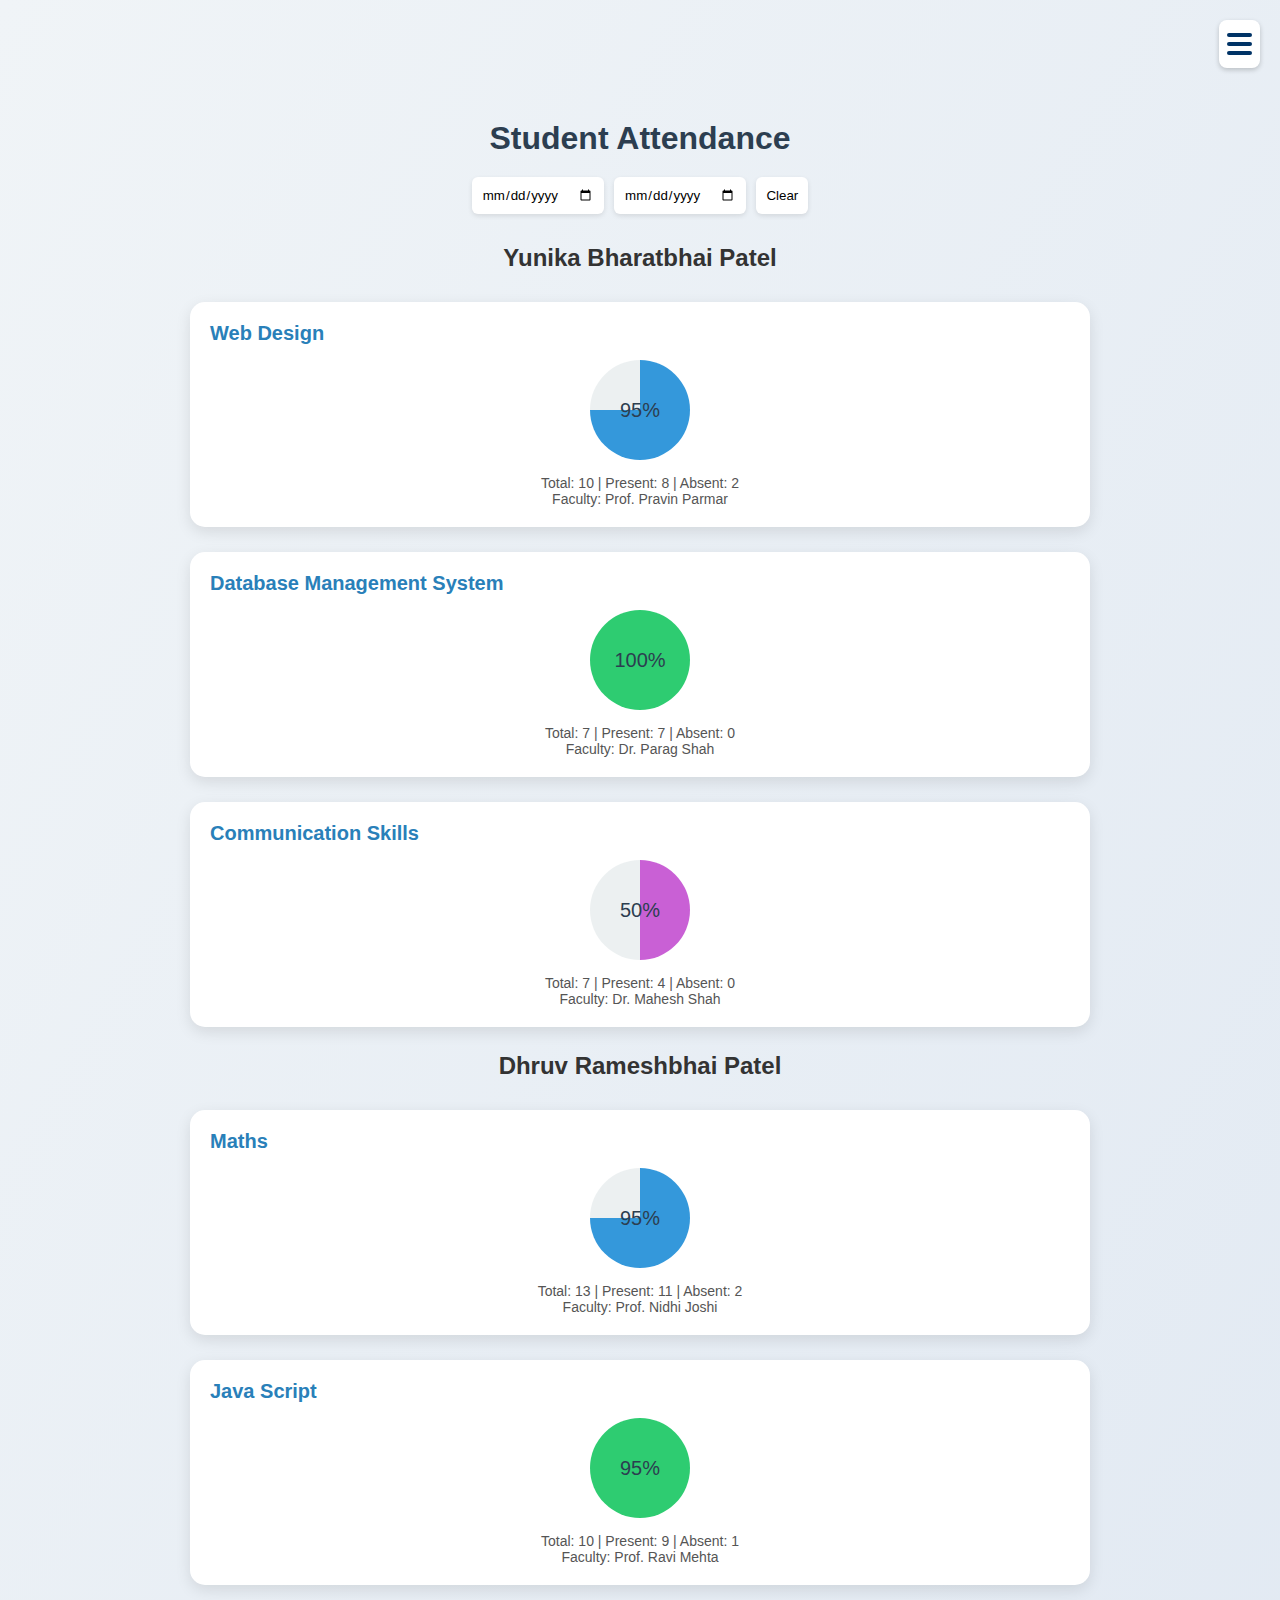
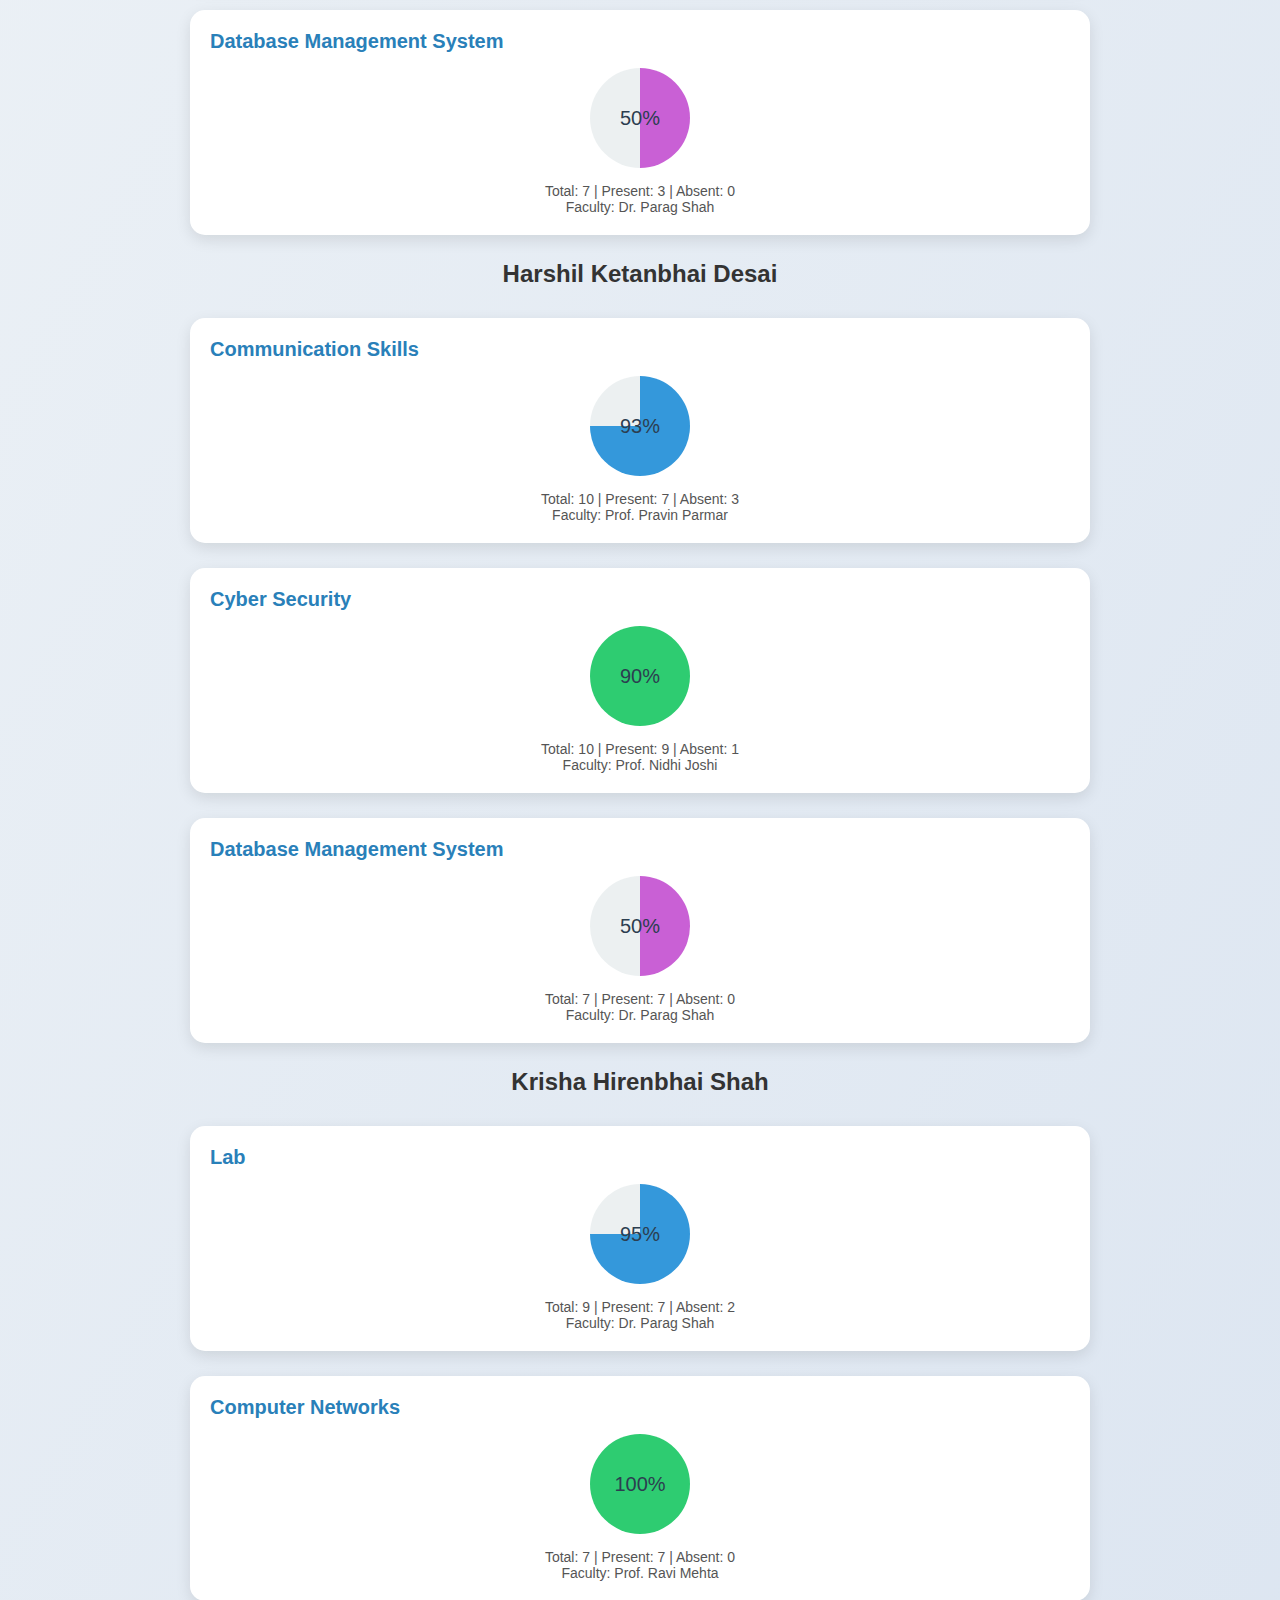
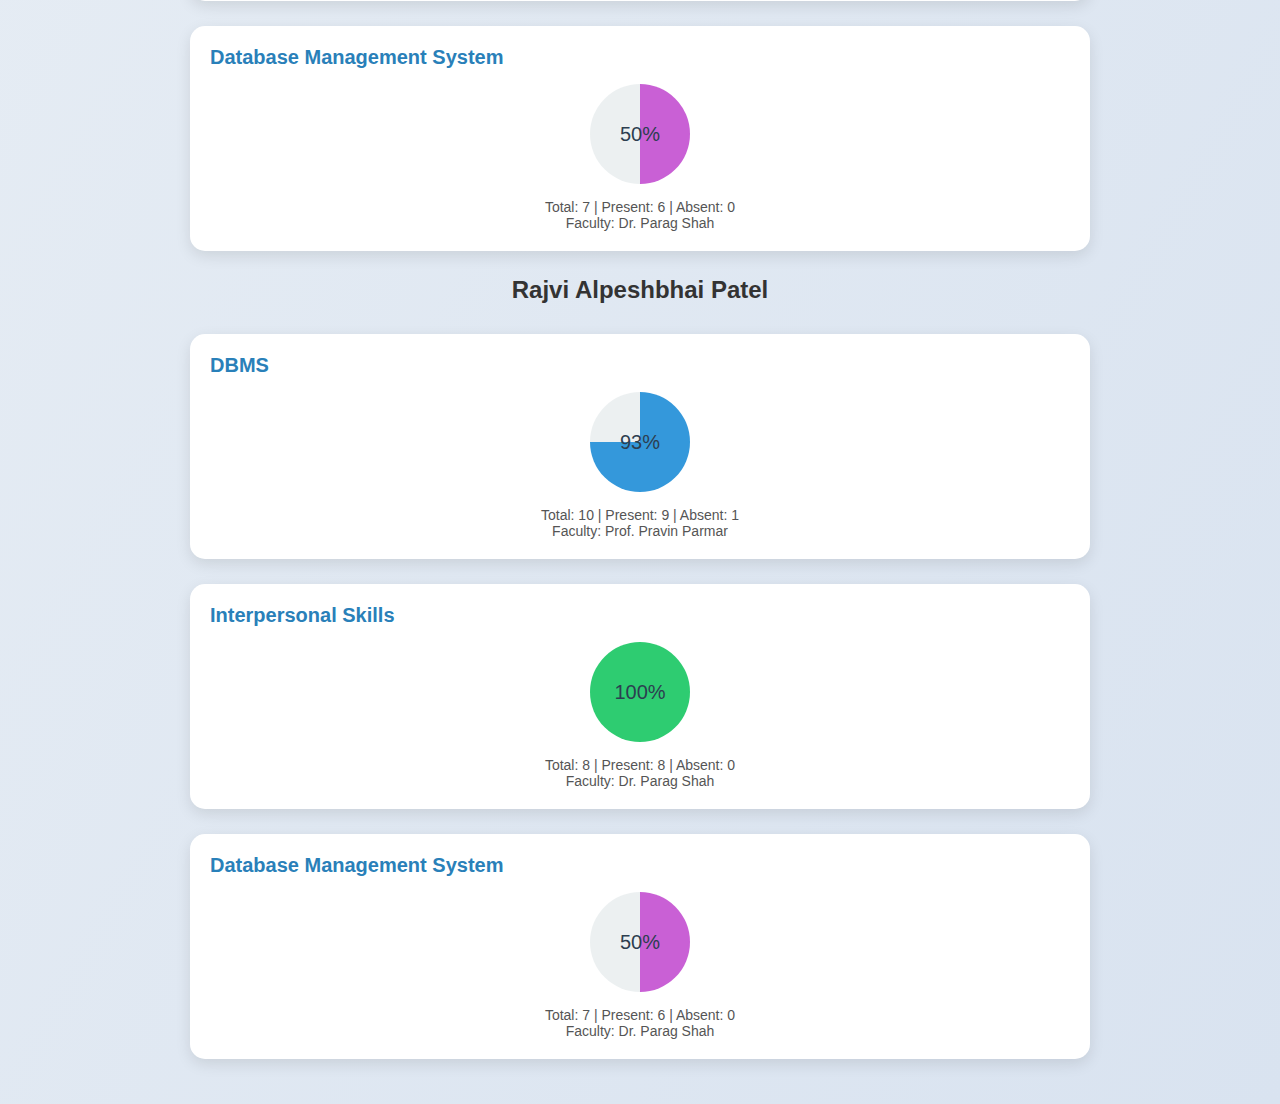
<file: project1/attendance.html>
<!DOCTYPE html>
<html lang="en">
<head>
  <meta charset="UTF-8" />
  <meta name="viewport" content="width=device-width, initial-scale=1.0"/>
  <title>Attendance Page</title>
  <link rel="stylesheet" href="attendance.css">
</head>
<body>

  <!-- Dropdown Menu -->
  <div class="dropdown-wrapper">
    <div class="icon-wrapper" tabindex="0">
      <div class="icon"></div>
      <div class="icon"></div>
      <div class="icon"></div>

      <div class="dropdown">
        <ul>
          <li><a href="index.html">About Us</a></li>
          <li><a href="notice board.html">Notice</a></li>
          <li><a href="Pay Fees.html">Pay Fees</a></li>
          <li><a href="students.html">Students</a></li>
          <li><a href="schedule.html">Schedule</a></li>
          <li><a href="library.html">Library</a></li>

        </ul>
      </div>
    </div>
  </div>
  

  <!-- Main Section -->
  <section class="attendance-section">
    <div class="header">
      <h1>Student Attendance</h1>
      <div class="date-filter">
        <input type="date">
        <input type="date">
        <button>Clear</button>
      </div>
    </div>

    <!-- Student 1 -->
    <div class="student-info">
      <h2>Yunika Bharatbhai Patel</h2>
    </div>
    <div class="attendance-card">
      <h3>Web Design</h3>
      <div class="progress-circle"><span>95%</span></div>
      <div class="attendance-details">
        <p>Total: 10 | Present: 8 | Absent: 2</p>
        <p>Faculty: Prof. Pravin Parmar</p>
      </div>
    </div>
    <div class="attendance-card">
      <h3>Database Management System</h3>
      <div class="progress-circle green"><span>100%</span></div>
      <div class="attendance-details">
        <p>Total: 7 | Present: 7 | Absent: 0</p>
        <p>Faculty: Dr. Parag Shah</p>
      </div>
    </div>
    <div class="attendance-card">
      <h3>Communication Skills</h3>
      <div class="progress-circle pink "><span>50%</span></div>
      <div class="attendance-details">
        <p>Total: 7 | Present: 4 | Absent: 0</p>
        <p>Faculty: Dr. Mahesh Shah</p>
      </div>
    </div>

    <!-- Student 2 -->
    <div class="student-info">
      <h2>Dhruv Rameshbhai Patel</h2>
    </div>
    <div class="attendance-card">
      <h3>Maths</h3>
      <div class="progress-circle"><span>95%</span></div>
      <div class="attendance-details">
        <p>Total: 13 | Present: 11 | Absent: 2</p>
        <p>Faculty: Prof. Nidhi Joshi</p>
      </div>
    </div>
    <div class="attendance-card">
      <h3>Java Script</h3>
      <div class="progress-circle green"><span>95%</span></div>
      <div class="attendance-details">
        <p>Total: 10 | Present: 9 | Absent: 1</p>
        <p>Faculty: Prof. Ravi Mehta</p>
      </div>
    </div>
    <div class="attendance-card">
      <h3>Database Management System</h3>
      <div class="progress-circle pink"><span>50%</span></div>
      <div class="attendance-details">
        <p>Total: 7 | Present: 3 | Absent: 0</p>
        <p>Faculty: Dr. Parag Shah</p>
      </div>
    </div>

    <!-- Student 3 -->
    <div class="student-info">
      <h2>Harshil Ketanbhai Desai</h2>
    </div>
    <div class="attendance-card">
      <h3>Communication Skills</h3>
      <div class="progress-circle"><span>93%</span></div>
      <div class="attendance-details">
        <p>Total: 10 | Present: 7 | Absent: 3</p>
        <p>Faculty: Prof. Pravin Parmar</p>
      </div>
    </div>
    <div class="attendance-card">
      <h3>Cyber Security</h3>
      <div class="progress-circle green"><span>90%</span></div>
      <div class="attendance-details">
        <p>Total: 10 | Present: 9 | Absent: 1</p>
        <p>Faculty: Prof. Nidhi Joshi</p>
      </div>
    </div>
    <div class="attendance-card">
      <h3>Database Management System</h3>
      <div class="progress-circle pink"><span>50%</span></div>
      <div class="attendance-details">
        <p>Total: 7 | Present: 7 | Absent: 0</p>
        <p>Faculty: Dr. Parag Shah</p>
      </div>
    </div>

    <!-- Student 4 -->
    <div class="student-info">
      <h2>Krisha Hirenbhai Shah</h2>
    </div>
    <div class="attendance-card">
      <h3>Lab</h3>
      <div class="progress-circle"><span>95%</span></div>
      <div class="attendance-details">
        <p>Total: 9 | Present: 7 | Absent: 2</p>
        <p>Faculty: Dr. Parag Shah</p>
      </div>
    </div>
    <div class="attendance-card">
      <h3>Computer Networks</h3>
      <div class="progress-circle green"><span>100%</span></div>
      <div class="attendance-details">
        <p>Total: 7 | Present: 7 | Absent: 0</p>
        <p>Faculty: Prof. Ravi Mehta</p>
      </div>
    </div>
    <div class="attendance-card">
      <h3>Database Management System</h3>
      <div class="progress-circle pink"><span>50%</span></div>
      <div class="attendance-details">
        <p>Total: 7 | Present: 6 | Absent: 0</p>
        <p>Faculty: Dr. Parag Shah</p>
      </div>
    </div>

    <!-- Student 5 -->
    <div class="student-info">
      <h2>Rajvi Alpeshbhai Patel</h2>
    </div>
    <div class="attendance-card">
      <h3>DBMS</h3>
      <div class="progress-circle"><span>93%</span></div>
      <div class="attendance-details">
        <p>Total: 10 | Present: 9 | Absent: 1</p>
        <p>Faculty: Prof. Pravin Parmar</p>
      </div>
    </div>
    <div class="attendance-card">
      <h3>Interpersonal Skills</h3>
      <div class="progress-circle green"><span>100%</span></div>
      <div class="attendance-details">
        <p>Total: 8 | Present: 8 | Absent: 0</p>
        <p>Faculty: Dr. Parag Shah</p>
      </div>
    </div>
    <div class="attendance-card">
      <h3>Database Management System</h3>
      <div class="progress-circle pink"><span>50%</span></div>
      <div class="attendance-details">
        <p>Total: 7 | Present: 6 | Absent: 0</p>
        <p>Faculty: Dr. Parag Shah</p>
      </div>
    </div>

  </section>
</body>
</html>
</file>
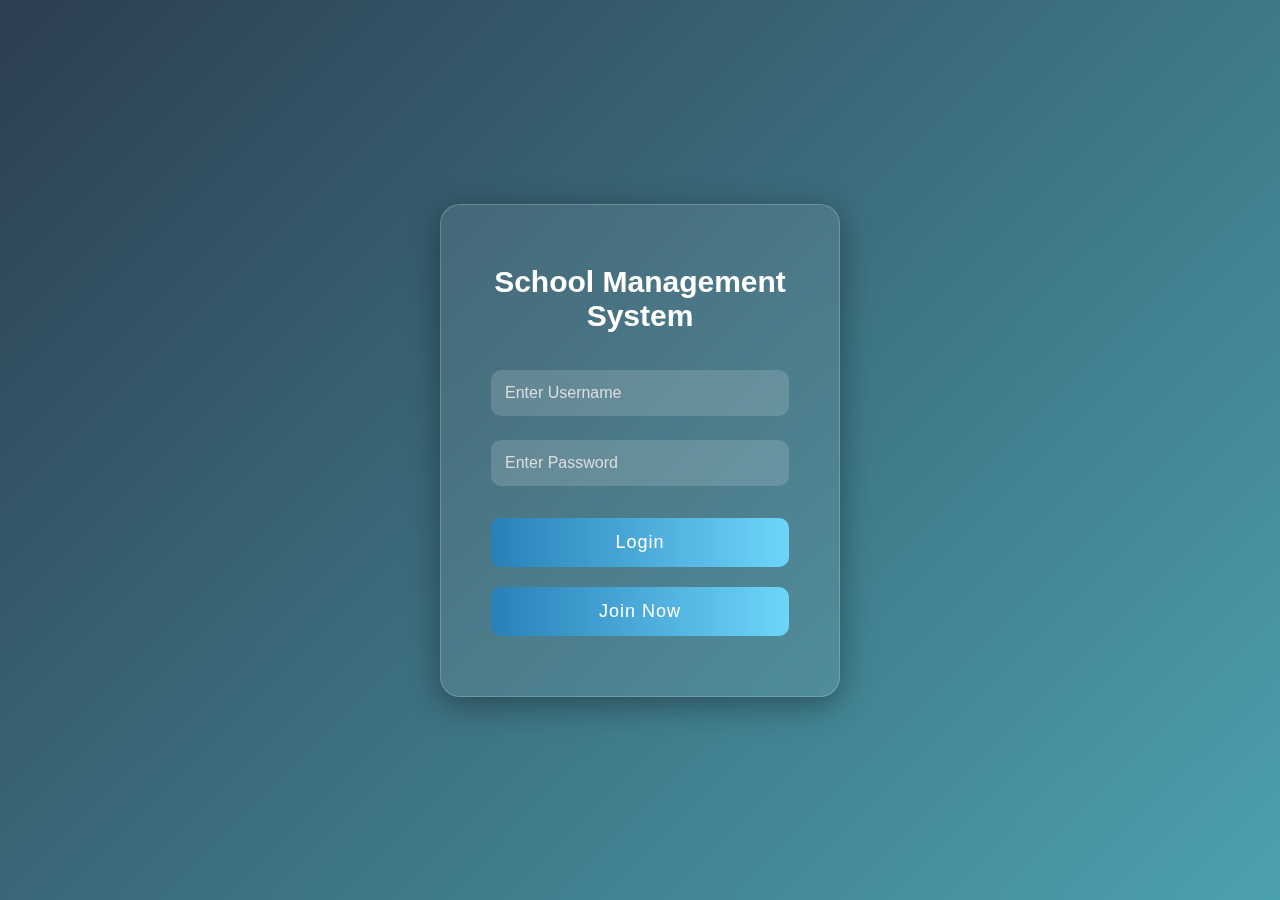
<file: project1/login.html>
<!DOCTYPE html>
<html lang="en">
<head>
    <meta charset="UTF-8">
    <meta name="viewport" content="width=device-width, initial-scale=1.0">
    <title>School Management Login</title>
    <link rel="stylesheet" href="login.css">

</head>
<body>

<div class="login-section">
    <div class="login-box">
        <h2>School Management System</h2>

        <form>
            <input type="text" placeholder="Enter Username" required>
            <input type="password" placeholder="Enter Password" required>
            <button type="submit">Login</button>
        </form>

        <a href="students.html">
            <button class="join-btn">Join Now</button>
        </a>

    </div>
</div>

</body>
</html>
</file>
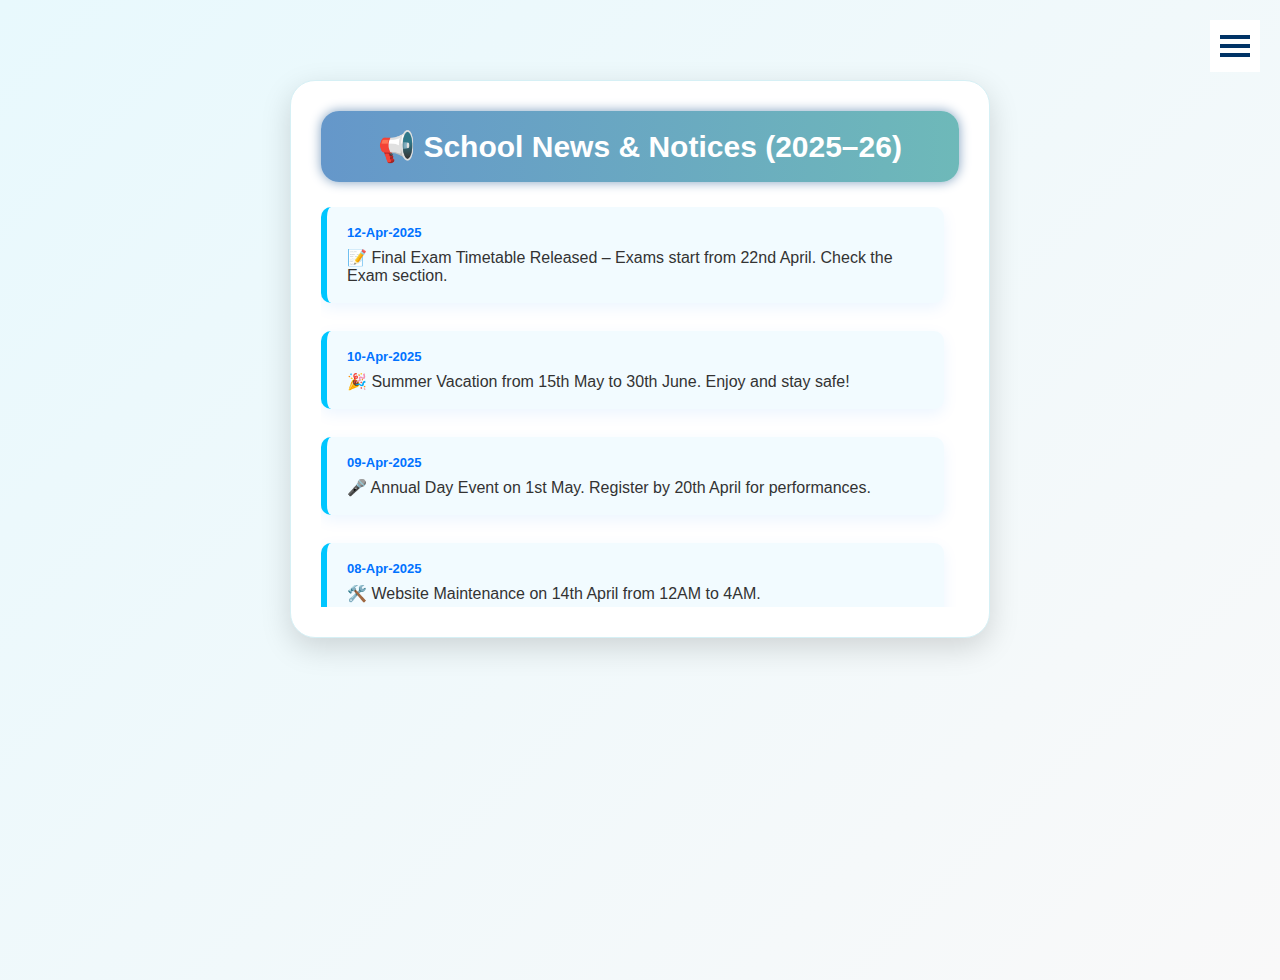
<file: project1/notice board.html>
<!DOCTYPE html>
<html lang="en">
<head>
  <meta charset="UTF-8">
  <title>School Notice Board</title>
  <link rel="stylesheet" href="notice board.css">
</head>
<body>

  <!-- Bubble Animation -->
  <div class="bubbles">
    <span></span><span></span><span></span>
    <span></span><span></span><span></span>
  </div>

  <div class="dropdown-wrapper">
    <div class="icon-wrapper" tabindex="0">
      <div class="icon"></div>
      <div class="icon"></div>
      <div class="icon"></div>

      <div class="dropdown">
        <ul>
          <li><a href="index.html">About Us</a></li>
          <li><a href="notice board.html">Notice</a></li>
          <li><a href="Pay Fees.html">Pay Fees</a></li>
          <li><a href="students.html">Students</a></li>
          <li><a href="schedule.html">Schedule</a></li>
          <li><a href="library.html">Library</a></li>
        </ul>
      </div>
    </div>
  </div>

  <!-- Notice Board -->
  <div class="event">
    <h2 class="heading">📢 School News & Notices (2025–26)</h2>
    <div class="scroll-box">
      <ul>
        <li><i>12-Apr-2025</i>📝 Final Exam Timetable Released – Exams start from 22nd April. Check the Exam section.</li>
        <li><i>10-Apr-2025</i>🎉 Summer Vacation from 15th May to 30th June. Enjoy and stay safe!</li>
        <li><i>09-Apr-2025</i>🎤 Annual Day Event on 1st May. Register by 20th April for performances.</li>
        <li><i>08-Apr-2025</i>🛠️ Website Maintenance on 14th April from 12AM to 4AM.</li>
        <li><i>01-April-2025</i>🎉 Annual Science Fair, Sports Day & School Play – Save the Date!</li>
        <li><i>01-April-2025</i>🏆 Congratulations to our Top Achievers in academics & competitions!</li>
        <li><i>01-April-2025</i>🧑‍💻 New curriculum & digital classroom policy begins this semester.</li>
        <li><i>01-April-2025</i>👩‍🏫 Parent-Teacher Meetings next week! Book your slots online.</li>
        <li><i>01-April-2025</i>🌱 Join our School Garden Project & Fundraiser – 10th April.</li>
        <li><i>01-April-2025</i>📚 New Library Wing Opened with 1000+ digital books.</li>
        <li><i>01-April-2025</i>⚽ New sports kits & weekly fitness challenges announced!</li>
      </ul>
    </div>
  </div>

</body>
</html>
</file>
<file: project1/attendance.css>
/* Global Styling */
    * {
        margin: 0;
        padding: 0;
        box-sizing: border-box;
        font-family: 'Poppins', sans-serif;
      }
  
      body {
        background: linear-gradient(120deg, #f0f4f7, #d9e3f0);
        color: #333;
        padding: 20px;
      }
  
      /* Dropdown Menu */
      .dropdown-wrapper {
        position: fixed;
        top: 20px;
        right: 20px;
        z-index: 100;
      }
  
      .icon-wrapper {
        background-color: #fff;
        padding: 8px;
        cursor: pointer;
        position: relative;
        border-radius: 8px;
        box-shadow: 0 2px 5px rgba(0,0,0,0.2);
      }
  
      .icon-wrapper:hover {
        background-color: #e6f0ff;
      }
  
      .icon {
        width: 25px;
        height: 4px;
        background-color: #003366;
        margin: 5px 0;
        border-radius: 2px;
      }
  
      .dropdown {
        display: none;
        position: absolute;
        top: 50px;
        right: 0;
        background-color: #fff;
        padding: 10px 0;
        min-width: 160px;
        box-shadow: 0 4px 10px rgba(0,0,0,0.15);
        border-radius: 10px;
      }
  
      .icon-wrapper:hover .dropdown,
      .icon-wrapper:focus-within .dropdown {
        display: block;
      }
  
      .dropdown ul {
        list-style: none;
        padding: 0;
        margin: 0;
      }
  
      .dropdown ul li {
        padding: 10px 20px;
      }
  
      .dropdown ul li:hover {
        background-color: #f0f8ff;
      }
  
      .dropdown ul li a {
        text-decoration: none;
        color: #333;
      }
  
      .attendance-section {
        max-width: 900px;
        margin: auto;
        padding-top: 100px;
      }
  
      .header h1 {
        font-size: 32px;
        color: #2c3e50;
        margin-bottom: 20px;
        text-align: center;
      }
  
      .date-filter {
        display: flex;
        justify-content: center;
        gap: 10px;
        margin-bottom: 30px;
      }
  
      .date-filter input,
      .date-filter button {
        padding: 10px;
        border: none;
        border-radius: 6px;
        background-color: #fff;
        box-shadow: 0 2px 5px rgba(0, 0, 0, 0.1);
      }
  
      .student-info {
        text-align: center;
        margin-bottom: 30px;
      }
  
      .attendance-card {
        background: #fff;
        border-radius: 15px;
        padding: 20px;
        margin-bottom: 25px;
        box-shadow: 0 5px 15px rgba(0, 0, 0, 0.1);
        transition: 0.3s;
        position: relative;
      }
  
      .attendance-card:hover {
        transform: translateY(-5px);
      }
  
      .attendance-card h3 {
        font-size: 20px;
        margin-bottom: 15px;
        color: #2980b9;
      }
  
      .progress-circle {
        width: 100px;
        height: 100px;
        border-radius: 50%;
        background: conic-gradient(#3498db 75%, #ecf0f1 0%);
        display: flex;
        justify-content: center;
        align-items: center;
        font-size: 20px;
        color: #2c3e50;
        margin: auto;
      }
  
      
      .progress-circle.green {
        background: conic-gradient(#2ecc71 100%, #ecf0f1 0%);
      }
  
      .progress-circle.pink {
        background: conic-gradient(#c960d5 50%, #ecf0f1 0%);
      }
  
      .attendance-details {
        margin-top: 15px;
        text-align: center;
        font-size: 14px;
        color: #555;
      }
</file>
<file: project1/login.css>
* {
    margin: 0;
    padding: 0;
    box-sizing: border-box;
}

body, html {
    height: 100%;
    font-family: 'Poppins', sans-serif;
}

/* Professional Gradient Background */
.login-section {
    background: linear-gradient(135deg, #2c3e50, #4ca1af);
    height: 100vh;
    display: flex;
    justify-content: center;
    align-items: center;
}

/* Glassmorphism Login Box */
.login-box {
    background: rgba(255, 255, 255, 0.08);
    backdrop-filter: blur(12px);
    padding: 60px 50px;
    border-radius: 20px;
    text-align: center;
    color: #fff;
    width: 400px;
    border: 1px solid rgba(255, 255, 255, 0.2);
    box-shadow: 0 8px 32px 0 rgba(0,0,0,0.37);
    transition: 0.4s ease;
}

.login-box:hover {
    transform: translateY(-5px);
    box-shadow: 0 12px 40px 0 rgba(0,0,0,0.5);
}

.login-box h2 {
    margin-bottom: 25px;
    font-size: 30px;
    color: white;
}

.login-box input {
    width: 100%;
    padding: 14px;
    margin: 12px 0;
    border: none;
    border-radius: 10px;
    outline: none;
    background: rgba(255, 255, 255, 0.15);
    color: white;
    font-size: 16px;
    transition: 0.3s ease;
}

.login-box input:focus {
    background: rgba(255, 255, 255, 0.25);
    transform: scale(1.03);
}

.login-box input::placeholder {
    color: #ddd;
}

.login-box button {
    width: 100%;
    padding: 14px;
    background: linear-gradient(90deg, #2980b9, #6dd5fa);
    border: none;
    border-radius: 10px;
    color: white;
    font-size: 18px;
    cursor: pointer;
    transition: 0.4s;
    margin-top: 20px;
    letter-spacing: 1px;
}

.login-box button:hover {
    background: linear-gradient(90deg, #6dd5fa, #2980b9);
    transform: scale(1.07);
}
</file>
<file: project1/notice board.css>
* {
    box-sizing: border-box;
    margin: 0;
    padding: 0;
  }

  body {
    font-family: 'Segoe UI', sans-serif;
    background: linear-gradient(135deg, #e8f9fd, #f9f9f9);
    overflow-x: hidden;
    position: relative;
    height: 100vh;
  }

  .dropdown-wrapper {
    position: fixed;
    top: 20px;
    right: 20px;
  }

  .icon-wrapper {
    background-color: #fff; 
    padding: 10px;
    cursor: pointer;
    position: relative;
  }

  .icon-wrapper:hover {
    background-color: #e6f0ff;
  }

  .icon {
    width: 30px;
    height: 4px;
    background-color: #003366;
    margin: 5px 0;
  } 

  .dropdown {
    display: none;
    position: absolute;
    top: 50px;
    right: 0;
    background-color: #fff;
    padding: 10px 0;
    min-width: 160px;
    border-radius: 8px;
    box-shadow: 0 5px 15px rgba(0,0,0,0.1);
  }

  .icon-wrapper:hover .dropdown,
  .icon-wrapper:focus-within .dropdown {
    display: block;
  }

  .dropdown ul {
    list-style: none;
    margin: 0;
    padding: 0;
  }

  .dropdown ul li {
    padding: 10px 20px;
  }

  .dropdown ul li:hover {
    background-color: #f0f8ff;
  }

  .dropdown ul li a {
    text-decoration: none;
    color: #003366;
    font-weight: bold;
  }

  /* Bubble Background */
  .bubbles {
    position: absolute;
    top: 0;
    left: 0;
    width: 100%;
    height: 100%;
    overflow: hidden;
    z-index: 0;
  }

  .bubbles span {
    position: absolute;
    display: block;
    width: 30px;
    height: 30px;
    background: rgba(0, 174, 255, 0.15);
    border-radius: 50%;
    animation: bubble 20s linear infinite;
    bottom: -150px;
  }

  .bubbles span:nth-child(1) { left: 10%; animation-delay: 0s; }
  .bubbles span:nth-child(2) { left: 20%; width: 40px; height: 40px; animation-delay: 2s; animation-duration: 22s; }
  .bubbles span:nth-child(3) { left: 35%; animation-delay: 4s; }
  .bubbles span:nth-child(4) { left: 50%; width: 60px; height: 60px; animation-delay: 1s; animation-duration: 25s; }
  .bubbles span:nth-child(5) { left: 65%; animation-delay: 3s; }
  .bubbles span:nth-child(6) { left: 80%; width: 20px; height: 20px; animation-delay: 6s; animation-duration: 18s; }

  @keyframes bubble {
    0% { transform: translateY(0) scale(1); opacity: 0; }
    50% { opacity: 0.6; }
    100% { transform: translateY(-1000px) scale(1.2); opacity: 0; }
  }

  .event {
    position: relative;
    width: 90%;
    max-width: 700px;
    margin: 80px auto;
    background-color: #ffffff;
    padding: 30px;
    border-radius: 25px;
    box-shadow: 0 10px 30px rgba(0, 0, 0, 0.15);
    border: 1px solid #d6f0f5;
    z-index: 1;
  }

  .event .heading {
    padding: 18px;
    font-size: 30px;
    color: #fff;
    background: linear-gradient(to right, #6597ca, #6eb9b9);
    text-align: center;
    border-radius: 18px;
    box-shadow: 0 0 12px #81a0c0;
    margin-bottom: 25px;
    animation: glow 2s infinite alternate;
  }

  @keyframes glow {
    from { box-shadow: 0 0 10px #00c6ff; }
    to { box-shadow: 0 0 25px #0072ff; }
  }

  .scroll-box {
    height: 400px;
    overflow: hidden;
    position: relative;
  }

  .scroll-box ul {
    list-style: none;
    animation: scrollUp 40s linear infinite;
    padding-right: 15px;
  }

  @keyframes scrollUp {
    0% { transform: translateY(0%); }
    100% { transform: translateY(-100%); }
  }

  .event ul li {
    margin-bottom: 28px;
    padding: 18px 20px;
    background: #f2fbff;
    border-left: 6px solid #00c6ff;
    border-radius: 10px;
    color: #333;
    font-size: 16px;
    position: relative;
    box-shadow: 0 5px 15px rgba(0, 123, 255, 0.08);
    animation: bounceIn 1.5s ease-in-out;
    transition: transform 0.3s ease, box-shadow 0.3s ease;
  }

  .event ul li:hover {
    transform: scale(1.02);
    box-shadow: 0 8px 20px rgba(0, 174, 255, 0.15);
  }

  @keyframes bounceIn {
    0% { transform: translateY(50px); opacity: 0; }
    100% { transform: translateY(0); opacity: 1; }
  }

  .event ul li::before {
    content: "📌";
    position: absolute;
    left: -32px;
    font-size: 20px;
  }

  .event ul li i {
    display: block;
    font-size: 13px;
    color: #0072ff;
    margin-bottom: 8px;
    font-style: normal;
    font-weight: bold;
  }

  @media (max-width: 600px) {
    .event {
      width: 95%;
      padding: 20px;
    }

    .event .heading {
      font-size: 22px;
      padding: 12px;
    }

    .event ul li {
      font-size: 15px;
    }
  }
</file>
